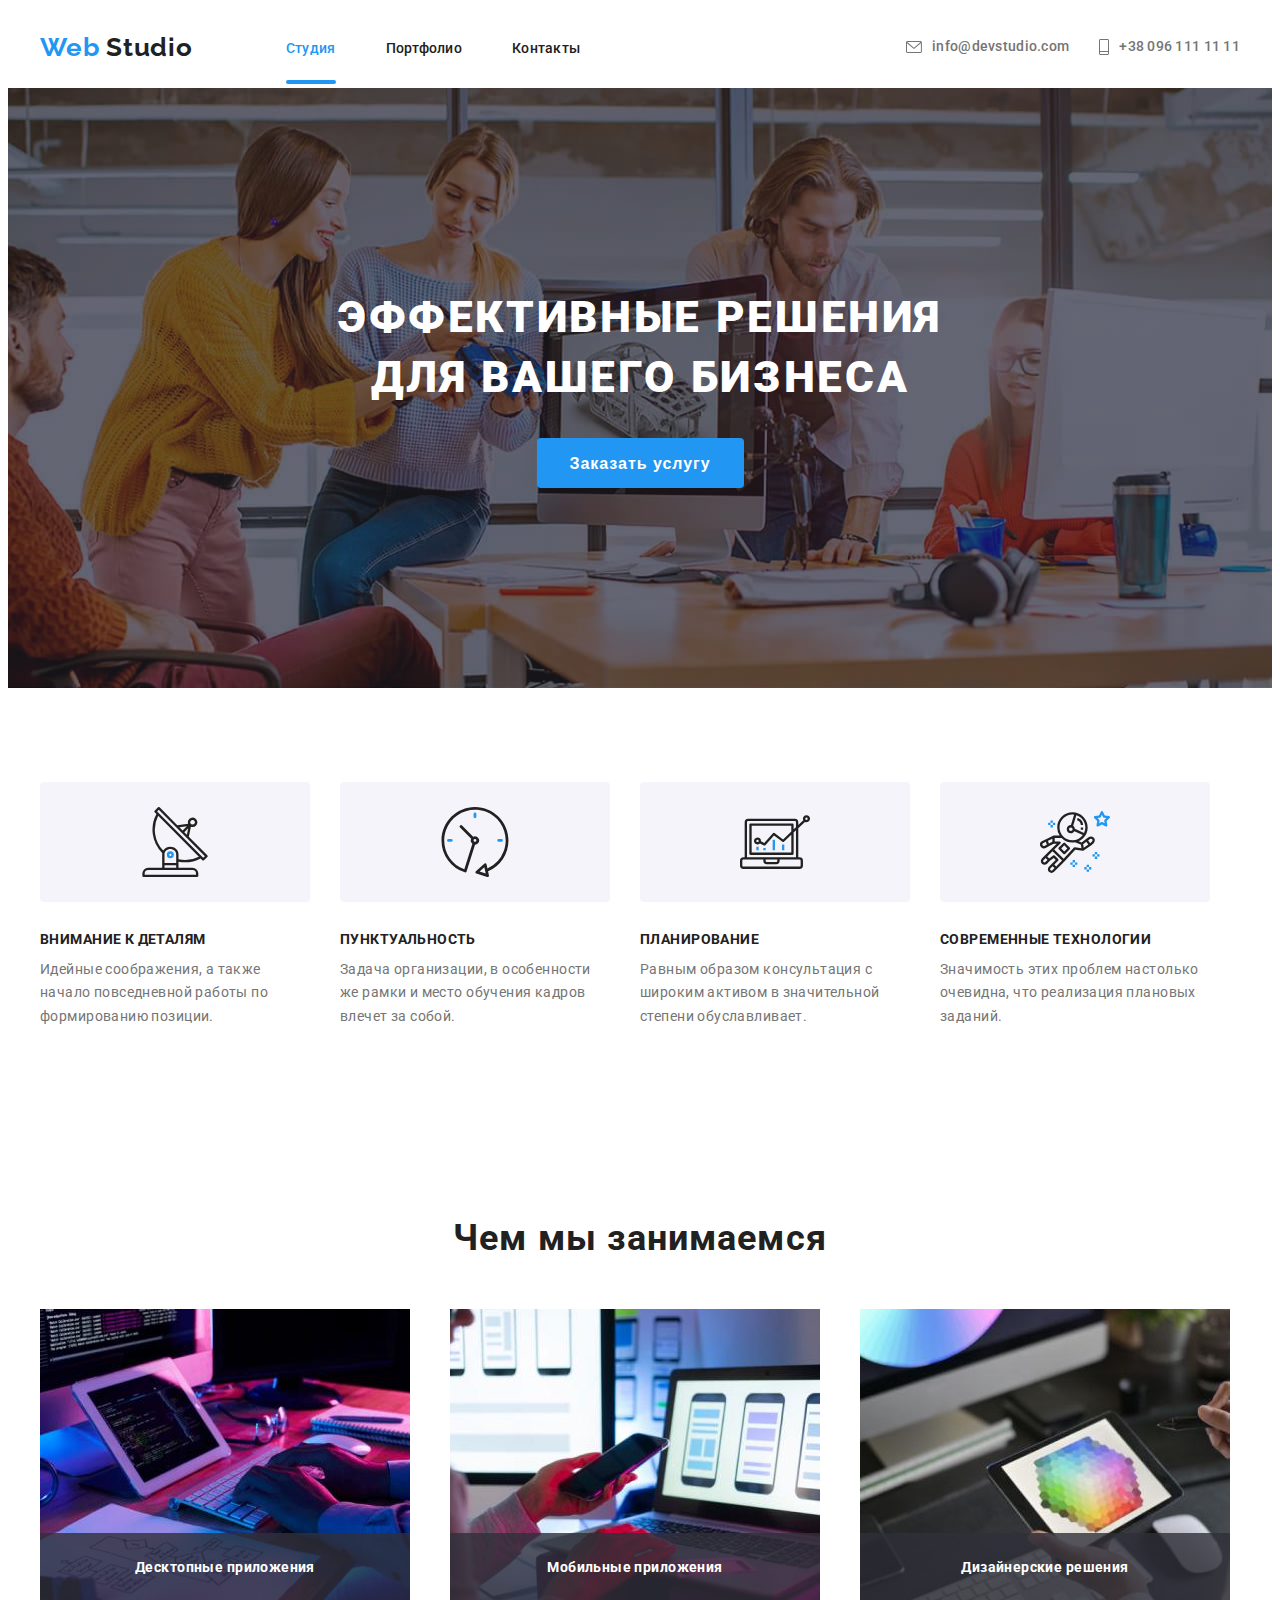
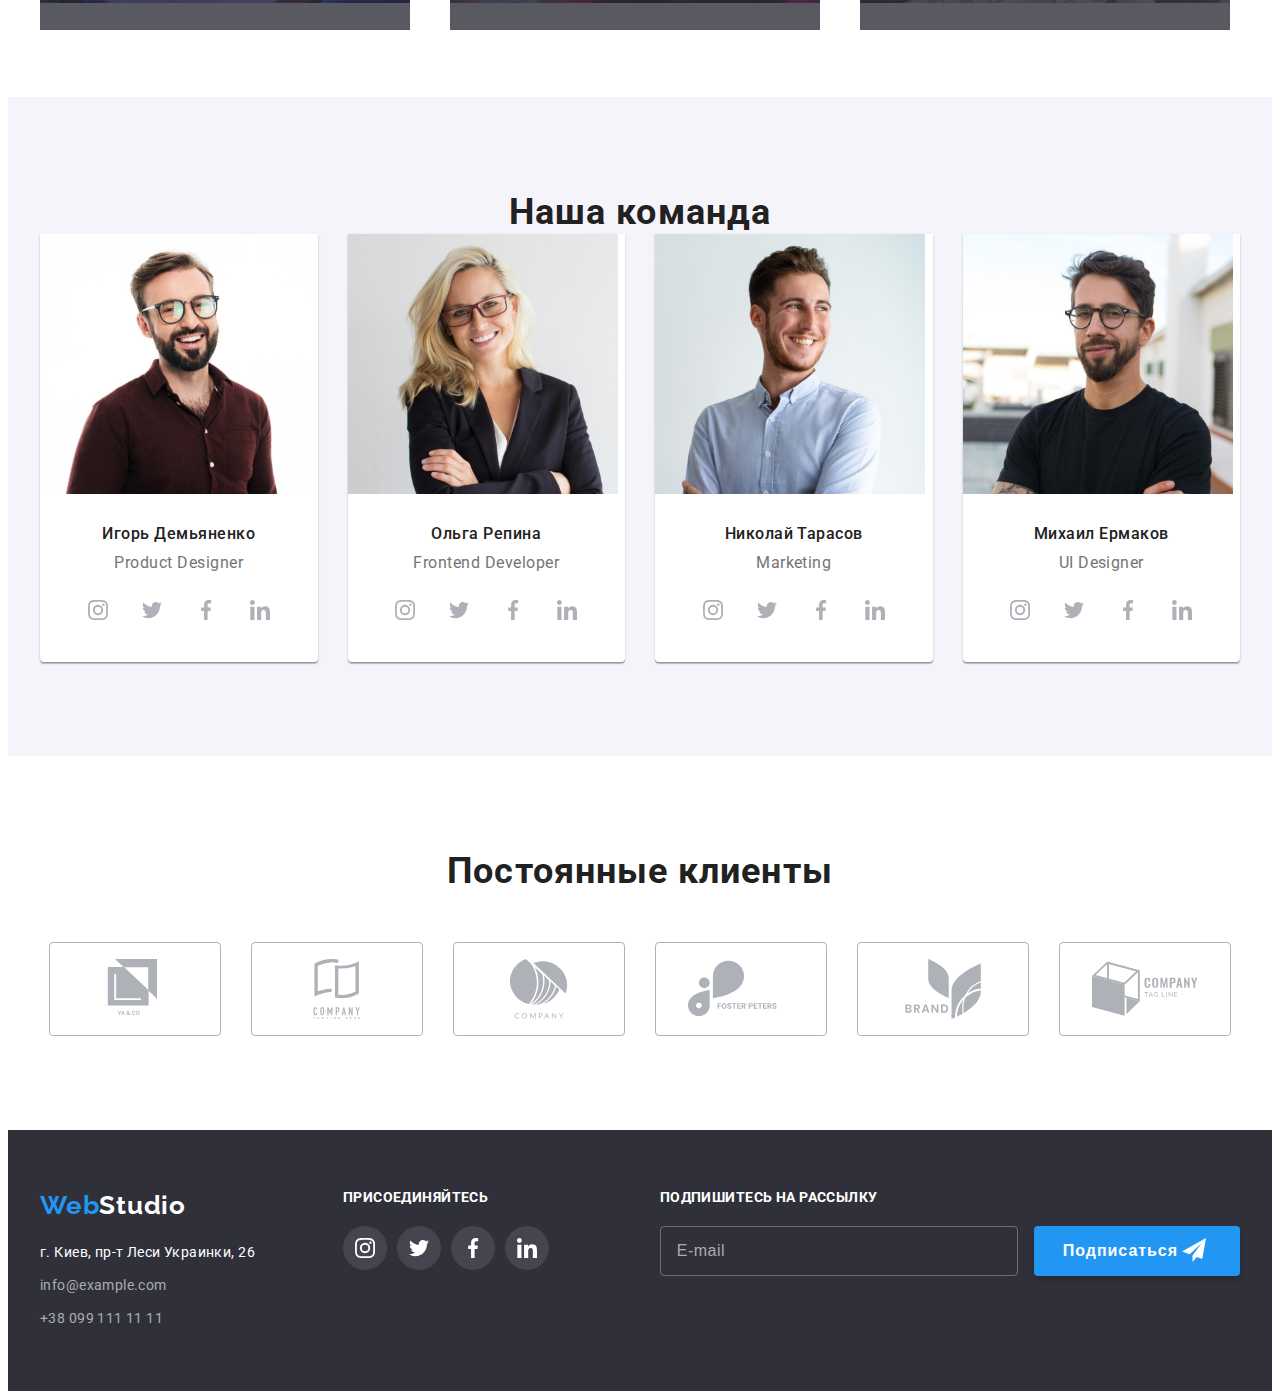
<file: index.html>
<!DOCTYPE html>
<html lang="ru">

<head>
    <meta charset="UTF-8">
    <meta http-equiv="X-UA-Compatible" content="IE=edge">
    <meta name="viewport" content="width=device-width, initial-scale=1.0">
    <title>WebStudio</title>
    <link rel="preconnect" href="https://fonts.googleapis.com">
    <link rel="preconnect" href="https://fonts.gstatic.com" crossorigin>
    <link href="https://fonts.googleapis.com/css2?family=Raleway:wght@700&family=Roboto:wght@400;500;700;900&display=swap"
        rel="stylesheet">
        <link rel="stylesheet" href="https://cdnjs.cloudflare.com/ajax/libs/modern-normalize/1.1.0/modern-normalize.min.css"
            integrity="sha512-wpPYUAdjBVSE4KJnH1VR1HeZfpl1ub8YT/NKx4PuQ5NmX2tKuGu6U/JRp5y+Y8XG2tV+wKQpNHVUX03MfMFn9Q=="
            crossorigin="anonymous" referrerpolicy="no-referrer" />
            <link rel="stylesheet" href="https://cdnjs.cloudflare.com/ajax/libs/animate.css/4.1.1/animate.min.css" />
    <link rel="stylesheet" href="./css/main.min.css">
</head>

<body>
    <header class="header">
        <div class="container header-container">            
        <a  class="logo logo__link link " href="./index.html">Web
            <span class="logo__title">Studio</span></a>
        <nav class="site-nav">
        <ul class="site-nav__list list">
                <li class="site-nav__item">
                    <a class="site-nav__link--current link current" href="" >Студия</a> 
                </li>
                <li class="site-nav__item">
                    <a class="site-nav__menu link" href="./portfolio.html" >Портфолио</a> 
                </li>
                <li class="site-nav__item">
                    <a class="site-nav__menu link" href="" >Контакты</a> </li>
            </ul>
        </nav>
        <ul class="list site-nav__connect">
            <li class="site-nav__info">
                <a class="site-nav__contact link site-nav__contacts site-nav__contacts--margin" href="mailto:info@devstudio.com" >
                    <svg class="site-nav__icon" width="16" height="12">
                        <use href="./images/sprite.svg#icon-envelope"></use>                        
                    </svg>
                    info@devstudio.com
                </a>
            </li>
            <li class="site-nav__info">                
                <a class="site-nav__contact link site-nav__contacts" href="tel:+380961111111" >
                    <svg class="site-nav__icon" width="10" height="16">
                        <use href="./images/sprite.svg#icon-cell"></use>
                    </svg>
                    +38 096 111 11 11</a>
            </li>
        </ul>
        </div>
            </header>
    <main>
        <section class="hero">
            <h1 class="hero-title">Эффективные решения <br> для вашего бизнеса</h1>
            <button type="button" class="hero-btn" data-modal-open>Заказать услугу</button>
        </section>
        <section class="features section">
            <div class="container">
            <h2 class="visually-hidden">Особенности</h2>
            <ul class="features-list list">
                <li class="features-item">
                    <div class="section-icons">
                    <svg class="features-icon" width="70px" height="70px">
                        <use href="./images/sprite.svg#icon-antenna"></use>
                    </svg> 
                    </div>
                    <h3 class="features-title">Внимание к деталям</h3>
                    <p class="features-text">Идейные соображения, а также начало повседневной работы по формированию позиции.</p>
                </li>
                <li class="features-item">
                    <div class="section-icons">
                    <svg class="features-icon" width="70" height="70">
                        <use href="./images/sprite.svg#icon-clock" ></use>
                    </svg>
                    </div>
                    <h3 class="features-title">Пунктуальность</h3>
                    <p class="features-text">Задача организации, в особенности же рамки и место обучения кадров влечет за собой.</p>
                </li>
                <li class="features-item">
                                        <div class="section-icons">
                    <svg class="features-icon" width="70" height="70">
                        <use href="./images/sprite.svg#icon-diagram"></use>
                    </svg>
                    </div>
                    <h3 class="features-title">Планирование</h3>
                    <p class="features-text">Равным образом консультация с широким активом в значительной степени обуславливает.</p>
                </li>
                <li class="features-item">
                                        <div class="section-icons">
                    <svg class="features-icon" width="70" height="70">
                        <use href="./images/sprite.svg#icon-astronaut" ></use>
                    </svg>
                    </div>
                    <h3 class="features-title">Современные технологии</h3>
                    <p class="features-text">Значимость этих проблем настолько очевидна, что реализация плановых заданий.</p>
                </li>
            </ul>
            </div>
        </section>
        <section class="work section">
            <div class="container">
            <h2 class="work-title">Чем мы занимаемся</h2>
            <ul class="work-list list">
                <li class="work-list-item">
                    <img src="./images/tablet.jpg" alt="ноутбук" width="370" height="295">
                    <p class="work-pictures-item">Десктопные приложения</p>
                </li>
                <li class="work-list-item">
                    <img src="./images/phone.jpg" alt="телефон ы ноутбук" width="370" height="295">
                    <p class="work-pictures-item">Мобильные приложения</p>
                </li>
                <li class="work-list-item">
                    <img src="./images/tabletstylus.jpg" alt="планшет з ручкою" width="370" height="295">
                    <p class="work-pictures-item">Дизайнерские решения</p>
                </li>
            </ul>
            </div>
        </section>
        <section class="team section">
            <div class="container">
                <h2 class="team-title">Наша команда</h2>
                <ul class="team-list list">
                    <li class="team-list-item">
                        <div class="team-card">
                            <img src="./images/productdesigner.jpg" alt="Игорь Демьяненко" width="270" height="260">
                            <div class="team-card-text">
                                <h3 class="team-item">Игорь Демьяненко</h3>
                                <p lang="en" class="team-text">Product Designer</p>
                                <ul class="social-list list">
                                    <li class="social-item">
                                        <a href="" class="social-link">
                                            <svg class="masters-social-icon" width="20px" height="20px">
                                                <use href="./images/sprite.svg#icon-instagram"></use>
                                            </svg>
                                        </a>
                                    </li>
                                    <li class="social-item">
                                        <a href="" class="social-link">
                                            <svg class="masters-social-icon" width="20px" height="20px">
                                                <use href="./images/sprite.svg#icon-twitter"></use>
                                            </svg>
                                        </a>
                                    </li>
                                    <li class="social-item">
                                        <a href="" class="social-link">
                                            <svg class="masters-social-icon" width="20px" height="20px">
                                                <use href="./images/sprite.svg#icon-facebook"></use>
                                            </svg>
                                        </a>
                                    </li>
                                    <li class="social-item">
                                        <a href="" class="social-link">
                                            <svg class="masters-social-icon" width="20px" height="20px">
                                                <use href="./images/sprite.svg#icon-linkedin"></use>
                                            </svg>
                                        </a>
                                    </li>
                                </ul>
                            </div>
                        </div>
                    </li>
                    <li class="team-list-item">
                        <div class="team-card">
                            <img src="./images/frontenddeveloper.jpg" alt="Ольга Репина" width="270" height="260">
        
                            <div class="team-card-text">
                                <h3 class="team-item">Ольга Репина</h3>
                                <p lang="en" class="team-text">Frontend Developer</p>
                                <ul class="social-list list">
                                    <li class="social-item">
                                        <a href="" class="social-link">
                                            <svg class="masters-social-icon" width="20px" height="20px">
                                                <use href="./images/sprite.svg#icon-instagram"></use>
                                            </svg>
                                        </a>
                                    </li>
                                    <li class="social-item">
                                        <a href="" class="social-link">
                                            <svg class="masters-social-icon" width="20px" height="20px">
                                                <use href="./images/sprite.svg#icon-twitter"></use>
                                            </svg>
                                        </a>
                                    </li>
                                    <li class="social-item">
                                        <a href="" class="social-link">
                                            <svg class="masters-social-icon" width="20px" height="20px">
                                                <use href="./images/sprite.svg#icon-facebook"></use>
                                            </svg>
                                        </a>
                                    </li>
                                    <li class="social-item">
                                        <a href="" class="social-link">
                                            <svg class="masters-social-icon" width="20px" height="20px">
                                                <use href="./images/sprite.svg#icon-linkedin"></use>
                                            </svg>
                                        </a>
                                    </li>
                                </ul>
                            </div>
                        </div>
                    </li>
                    <li class="team-list-item">
                        <div class="team-card">
                            <img src="./images/marketing.jpg" alt="Николай Тарасов" width="270" height="260">
        
                            <div class="team-card-text">
                                <h3 class="team-item">Николай Тарасов</h3>
                                <p lang="en" class="team-text">Marketing</p>
                                <ul class="social-list list">
                                    <li class="social-item">
                                        <a href="" class="social-link">
                                            <svg class="masters-social-icon" width="20px" height="20px">
                                                <use href="./images/sprite.svg#icon-instagram"></use>
                                            </svg>
                                        </a>
                                    </li>
                                    <li class="social-item">
                                        <a href="" class="social-link">
                                            <svg class="masters-social-icon" width="20px" height="20px">
                                                <use href="./images/sprite.svg#icon-twitter"></use>
                                            </svg>
                                        </a>
                                    </li>
                                    <li class="social-item">
                                        <a href="" class="social-link">
                                            <svg class="masters-social-icon" width="20px" height="20px">
                                                <use href="./images/sprite.svg#icon-facebook"></use>
                                            </svg>
                                        </a>
                                    </li>
                                    <li class="social-item">
                                        <a href="" class="social-link">
                                            <svg class="masters-social-icon" width="20px" height="20px">
                                                <use href="./images/sprite.svg#icon-linkedin"></use>
                                            </svg>
                                        </a>
                                    </li>
                                </ul>
                            </div>
                        </div>
                    </li>
                    <li class="team-list-item">
                        <div class="team-card">
                            <img src="./images/uldesigner.jpg" alt="Михаил Ермаков" width="270" height="260">
        
                            <div class="team-card-text">
                                <h3 class="team-item">Михаил Ермаков</h3>
                                <p lang="en" class="team-text">UI Designer</p>
                                <ul class="social-list list">
                                    <li class="social-item">
                                        <a href="" class="social-link">
                                            <svg class="masters-social-icon" width="20px" height="20px">
                                                <use href="./images/sprite.svg#icon-instagram"></use>
                                            </svg>
                                        </a>
                                    </li>
                                    <li class="social-item">
                                        <a href="" class="social-link">
                                            <svg class="masters-social-icon" width="20px" height="20px">
                                                <use href="./images/sprite.svg#icon-twitter"></use>
                                            </svg>
                                        </a>
                                    </li>
                                    <li class="social-item">
                                        <a href="" class="social-link">
                                            <svg class="masters-social-icon" width="20px" height="20px">
                                                <use href="./images/sprite.svg#icon-facebook"></use>
                                            </svg>
                                        </a>
                                    </li>
                                    <li class="social-item">
                                        <a href="" class="social-link">
                                            <svg class="masters-social-icon" width="20px" height="20px">
                                                <use href="./images/sprite.svg#icon-linkedin"></use>
                                            </svg>
                                        </a>
                                    </li>
                                </ul>
                            </div>
                        </div>
                    </li>
                </ul>
            </div>
        </section>

        <section class="section container">
            <h2 class="clients-title">Постоянные клиенты</h2>
            <ul class="client-list list">
                <li class="client-item">
                    <a href="" class="client-link link">
                        <svg class="client-icon"  width="106" height="60">
                            <use href="./images/sprite.svg#icon-logo-one"></use>
                        </svg>
                    </a>
                </li>
                <li class="client-item">
                    <a href="" class="client-link link">
                        <svg class="client-icon"  width="106" height="60">
                            <use href="./images/sprite.svg#icon-logo-two"></use>
                        </svg>
                    </a>
                </li>
                <li class="client-item">
                    <a href="" class="client-link link">
                        <svg class="client-icon" width="106" height="60">
                            <use href="./images/sprite.svg#icon-logo-three"></use>
                        </svg>
                    </a>
                </li>
                <li class="client-item">
                    <a href="" class="client-link link">
                        <svg class="client-icon"  width="106" height="60">
                            <use href="./images/sprite.svg#icon-logo-four"></use>
                        </svg>
                    </a>
                </li>
                <li class="client-item">
                    <a href="" class="client-link link">
                        <svg class="client-icon"  width="106" height="60">
                            <use href="./images/sprite.svg#icon-logo-five"></use>
                        </svg>
                    </a>
                </li>
                <li class="client-item">
                    <a href="" class="client-link link">
                        <svg class="client-icon"  width="106" height="60">
                            <use href="./images/sprite.svg#icon-logo-six"></use>
                        </svg>
                    </a>
                </li>
            </ul>
        </section>
    </main>
    <footer class="footer">
        <div class="container footer-container">
            <div class="footer-list">
        <a class="logo link logo__link--inverse" href="/">Web<span class="logo__title--inverse">Studio</span></a>
                <address class="footer-list-contact">
                    <ul class="list footer-contacts">
                        <li class="address-contacts">
                            <a class="footer-list-contact link" href="">г. Киев, пр-т Леси Украинки, 26</a>                            
                        </li>
                        <li class="address-contacts">
                            <a class="address-contact link" href="mailto:info@example.com">info@example.com</a>
                        </li>
                        <li class="address-contacts">
                            <a class="address-contact link" href="tel:+380991111111">+38 099 111 11 11</a></li>
                    </ul>
                </address>
                </div>
        <div class="join">
            <h3 class="join-title">присоединяйтесь</h3>
            <ul class="social-list list">
                <li class="social-item">
                    <a href="" class="social-link join-social-link">
                        <svg class="join-social-icon" width="20px" height="20px">
                            <use href="./images/sprite.svg#icon-instagram"></use>
                        </svg>
                    </a>
                </li>
                <li class="social-item">
                    <a href="" class="social-link join-social-link">
                        <svg class="join-social-icon" width="20px" height="20px">
                            <use href="./images/sprite.svg#icon-twitter"></use>
                        </svg>
                    </a>
                </li>
                <li class="social-item">
                    <a href="" class="social-link join-social-link">
                        <svg class="join-social-icon" width="20px" height="20px">
                            <use href="./images/sprite.svg#icon-facebook"></use>
                        </svg>
                    </a>
                </li>
                <li class="social-item">
                    <a href="" class="social-link join-social-link">
                        <svg class="join-social-icon" width="20px" height="20px">
                            <use href="./images/sprite.svg#icon-linkedin"></use>
                        </svg>
                    </a>
                </li>
            </ul>
        </div>
        <form action="#" class="footer-form">
            <h3 class="footer-form-title">Подпишитесь на рассылку</h3>
            <span class="footer-form-connect">
            <label>
                <input type="email" class="footer-form-mail" placeholder="E-mail">
            </label>
                <button class="footer-form-btn" type="submit">Подписаться
                    <svg class="footer-form-icon" width="24px" height="24px">
                        <use href="./images/sprite.svg#icon-icon-send-1"></use>
                    </svg>
                </button>          
        </span>
        </form>
        </div>
    </footer>


    
    <div class="backdrop is-hidden" data-modal>
        <div class="modal">
            <button class="modal-btn" type="button" data-modal-close>
                <svg class="modal-icon" width="18" height="18">
                    <use href="./images/sprite.svg#icon-close"></use>
                </svg>
            </button>
            <form action="#" class="modal-form">
                <p class="modal-form-text">Оставьте свои данные, мы вам перезвоним</p>            
            <label class="modal-form-title">Имя
                <span class="modal-form-wrapper">
                <input type="text" class="modal-form-input" 
                name="user-name" 
                minlength="2" 
                pattern="[a-zA-Zа-яёА-ЯЁ]+" 
                title="Имя должно содержать символы кирилицы"
                required
                /> 
                    <svg class="modal-form-icon" width="18px" height="18px">
                        <use href="./images/sprite.svg#icon-person"></use>
                    </svg>
                    </span>
            </label>
            <label class="modal-form-title">Телефон
                <span class="modal-form-wrapper">
                <input type="tel" class="modal-form-input" name="user-phone" 
                pattern="[0-9]{3}-[0-9]{3}-[0-9]{2}-[0-9]{2}"
                title="099-067-99-99"
                required
                /> 
                    <svg class="modal-form-icon" width="18px" height="18px">
                        <use href="./images/sprite.svg#icon-phone"></use>
                    </svg>
                    </span>
            </label>
            <label class="modal-form-title">Почта
                <span class="modal-form-wrapper">
                <input type="email" class="modal-form-input" name="user-mail" 
                pattern="[a-zA-z]"
                title="exsample@ukr.net"
                /> 
                    <svg class="modal-form-icon" width="18px" height="18px">
                        <use href="./images/sprite.svg#icon-email"></use>
                    </svg>
                    </span>
            </label>
            <label class="modal-form-title modal-title-comment">Комментарий
                <textarea class="modal-form-massage" name="user-massage" placeholder="Введите текст"></textarea>
            </label>

<div class="checkbox">          
            <input type="checkbox" id="accept-privat" required class="modal-form-checkbox visually-hidden">
            <label for="accept-privat" class="modal-form-checkbox-lable">Соглашаюсь с рассылкой и принимаю&nbsp; 
                <a href="#" class="modal-form-link link">Условия договора</a></label>
            </div>

            <button class="modal-form-btn" type="submit">Отправить</button>
            </form>
        </div>        
    </div>  
    <script src="./js/modal.js"></script>
</body>
</html>
</file>
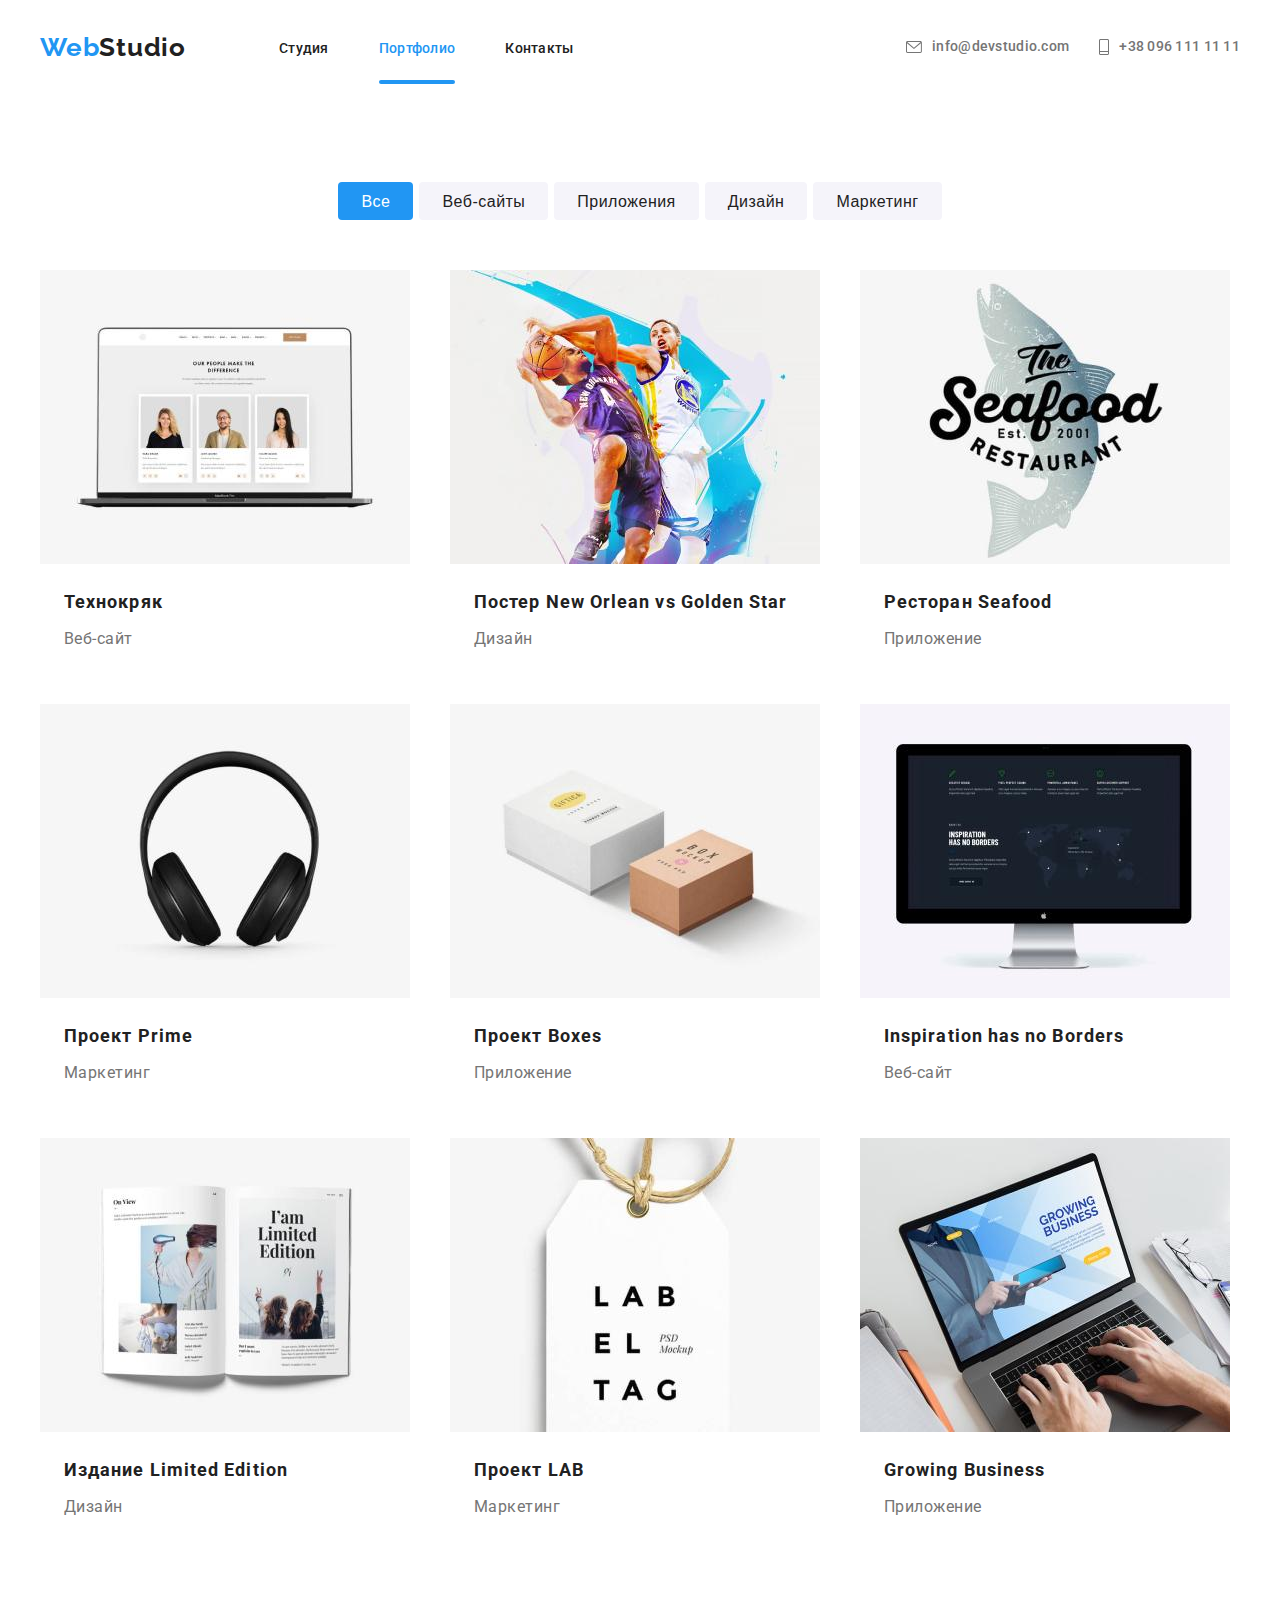
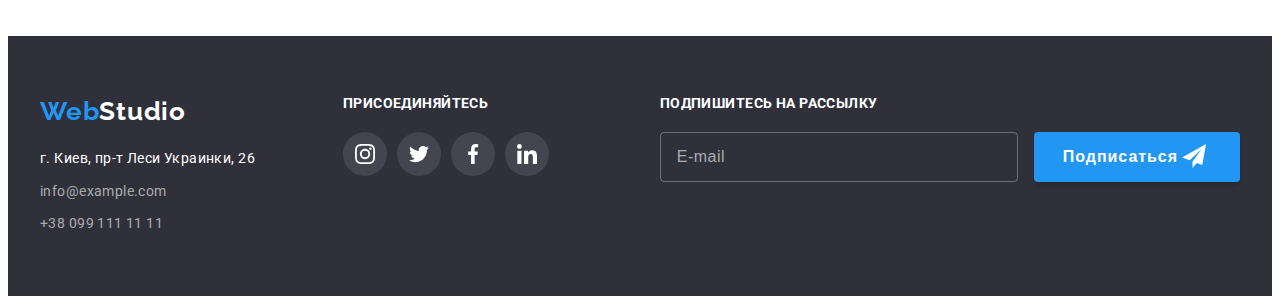
<file: portfolio.html>
<!DOCTYPE html>
<html lang="en">
<head>
    <meta charset="UTF-8">
    <meta http-equiv="X-UA-Compatible" content="IE=edge">
    <meta name="viewport" content="width=device-width, initial-scale=1.0">
        <title>Portfolio</title>
        <link rel="preconnect" href="https://fonts.googleapis.com">
        <link rel="preconnect" href="https://fonts.gstatic.com" crossorigin>
        <link href="https://fonts.googleapis.com/css2?family=Raleway:wght@700&family=Roboto:wght@400;500;700&display=swap"
            rel="stylesheet">
            <link rel="stylesheet" href="https://cdnjs.cloudflare.com/ajax/libs/modern-normalize/1.1.0/modern-normalize.min.css"
                integrity="sha512-wpPYUAdjBVSE4KJnH1VR1HeZfpl1ub8YT/NKx4PuQ5NmX2tKuGu6U/JRp5y+Y8XG2tV+wKQpNHVUX03MfMFn9Q=="
                crossorigin="anonymous" referrerpolicy="no-referrer" />
    <link rel="stylesheet" href="./css/main.min.css">
</head>
<body>
    <header class="header">
    <div class="container header-container">
        
        <a class="logo link logo__link" href="./index.html">Web<span class="logo__title">Studio</span></a>
        <nav class="site-nav">
        <ul class="site-nav__list list">
                <li class="site-nav__item">
                    <a class="site-nav__menu link" href="./index.html">Студия</a>
                </li>
                <li class="site-nav__item">
                    <a class="link site-nav__link--current current" href="./portfolio.html">Портфолио</a>
                </li>
                <li class="site-nav__item">
                    <a class="site-nav__menu link" href="">Контакты</a>
                </li>
            </ul>
        </nav>
        <ul class="list site-nav__connect">
            <li class="site-nav__info">
                <a class="site-nav__contact link site-nav__contacts site-nav__contacts--margin" href="mailto:info@devstudio.com">
                    <svg class="site-nav__icon" width="16" height="12">
                        <use href="./images/sprite.svg#icon-envelope"></use>
                    </svg>
                    info@devstudio.com
                </a>
            </li>
            <li class="site-nav__info">
                <a class="site-nav__contact link site-nav__contacts" href="tel:+380961111111">
                    <svg class="site-nav__icon" width="10" height="16">
                        <use href="./images/sprite.svg#icon-cell"></use>
                    </svg>
                    +38 096 111 11 11</a>
            </li>
        </ul>
        </div>
    </header>
    <main>
        <section class="section">
            <div class="container">
<h1 class="visually-hidden">Нашы услуги</h1>
<ul class="list portfolio-nav">
        <li class="portfolio-nav-item"><button class="portfolio-btn btn-current" type="button">Все</button></li>
    <li class="portfolio-nav-item"><button class="portfolio-btn" type="button">Веб-сайты</button></li>
    <li class="portfolio-nav-item"><button class="portfolio-btn" type="button">Приложения</button></li>
    <li class="portfolio-nav-item"><button class="portfolio-btn" type="button">Дизайн</button></li>
    <li class="portfolio-nav-item"><button class="portfolio-btn" type="button">Маркетинг</button></li>
</ul>
</div>
<h2 class="visually-hidden">Нашы работи</h2>
<div class="container">
            <ul class="project-list list">
                <li class="project-list-item">
                    <div class="project-card">
<div class="projects-pictures-wrapper">
<img src="./images/technocrack.jpg" alt="Открытый веб-сайт" width="370" height="295">
<p class="project-pictures-item">Технокряк это современная площадка распространения коронавируса. Компании используют
    эту платформу для цифрового
    шпионажа и атак на защищённые сервера конкурентов.</p>
</div>                        
                    <div class="project-card-text">
                        <h3 class="project-title">Технокряк</h3>
                    <p class="project-text">Веб-сайт</p>
                    </div>
                    </div>
                </li>
                <li class="project-list-item">
                    <div class="project-card">
                        <div class="projects-pictures-wrapper">
                            <img src="./images/neworlan.jpg" alt="Два баскетболиста" width="370" height="295">
                            <p class="project-pictures-item"></p>
                        </div>                    
                    <div class="project-card-text">
                        <h3 class="project-title">Постер <span lang="en">New Orlean vs Golden Star</span></h3>
                    <p class="project-text">Дизайн</p>
                    </div>
                    </div>
                </li>    
                <li class="project-list-item">
                    <div class="project-card">
                        <div class="projects-pictures-wrapper">
                            <img src="./images/seafood.jpg" alt="Логотип ресторану Seafood" width="370" height="295">
                            <p class="project-pictures-item"></p>
                        </div>
                    <div class="project-card-text">
                        <h3 class="project-title">Ресторан <span lang="en">Seafood</span></h3>
                    <p class="project-text">Приложение</p>
                    </div>
                    </div>
                </li>
                <li class="project-list-item">
                    <div class="project-card">
                        <div class="projects-pictures-wrapper">
                            <img src="./images/prime.jpg" alt="Наушники" width="370" height="295">
                            <p class="project-pictures-item"></p>
                        </div>
                    <div class="project-card-text">
                        <h3 class="project-title">Проект <span lang="en">Prime</span></h3>
                    <p class="project-text">Маркетинг</p>
                    </div>
                </div>
                </li>
                <li class="project-list-item">
                    <div class="project-card">
                        <div class="projects-pictures-wrapper">
                            <img src="./images/boxes.jpg" alt="Две коробки" width="370" height="295">
                            <p class="project-pictures-item"></p>
                        </div>
                    <div class="project-card-text">
                        <h3 class="project-title">Проект <span lang="en">Boxes</span></h3>
                    <p class="project-text">Приложение</p>
                    </div>
                </div>
                </li>
                <li class="project-list-item">
                    <div class="project-card">
                        <div class="projects-pictures-wrapper">
                            <img src="./images/borders.jpg" alt="Монитор" width="370" height="295">
                            <p class="project-pictures-item"></p>
                        </div>
                    <div class="project-card-text">
                        <h3 class="project-title" lang="en">Inspiration has no Borders</h3>
                    <p class="project-text">Веб-сайт</p>
                    </div>
                </div>
                </li>
                <li class="project-list-item">
                    <div class="project-card">
                        <div class="projects-pictures-wrapper">
                            <img src="./images/limitededition.jpg" alt="Журнал издательства" width="370" height="295">
                            <p class="project-pictures-item"></p>
                        </div>
                    <div class="project-card-text">
                        <h3 class="project-title">Издание <span lang="en">Limited Edition</span></h3>
                    <p class="project-text">Дизайн</p>
                    </div>
                </div>
                </li>
                <li class="project-list-item">
                    <div class="project-card">
                        <div class="projects-pictures-wrapper">
                            <img src="./images/lab.jpg" alt="Жетон" width="370" height="295">
                            <p class="project-pictures-item"></p>
                        </div>
                    <div class="project-card-text">
                        <h3 class="project-title">Проект LAB</h3>
                    <p class="project-text">Маркетинг</p>
                    </div>
                </div>
                </li>
                <li class="project-list-item">
                    <div class="project-card">
                        <div class="projects-pictures-wrapper">
                            <img src="./images/business.jpg" alt="Ноутбук" width="370" height="295">
                            <p class="project-pictures-item"></p>
                        </div>
                    <div class="project-card-text">
                        <h3 class="project-title" lang="en">Growing Business</h3>
                    <p class="project-text">Приложение</p>
                    </div>
                </div>
                </li>
            </ul>
            </div>
        </section>
    </main>
    <footer class="footer">
        <div class="container footer-container">
            <div class="footer-list">
                <a class="logo link logo__link--inverse" href="/">Web<span class="logo__title--inverse">Studio</span></a>
                <address class="footer-list-contact">
                    <ul class="list footer-contacts">
                        <li class="address-contacts">
                            <a class="footer-list-contact link" href="">г. Киев, пр-т Леси Украинки, 26</a>
                        </li>
                        <li class="address-contacts">
                            <a class="address-contact link" href="mailto:info@example.com">info@example.com</a>
                        </li>
                        <li class="address-contacts">
                            <a class="address-contact link" href="tel:+380991111111">+38 099 111 11 11</a>
                        </li>
                    </ul>
                </address>
            </div>
            <div class="join">
                <h3 class="join-title">присоединяйтесь</h3>
                <ul class="social-list list">
                    <li class="social-item">
                        <a href="" class="social-link join-social-link">
                            <svg class="join-social-icon" width="20px" height="20px">
                                <use href="./images/sprite.svg#icon-instagram"></use>
                            </svg>
                        </a>
                    </li>
                    <li class="social-item">
                        <a href="" class="social-link join-social-link">
                            <svg class="join-social-icon" width="20px" height="20px">
                                <use href="./images/sprite.svg#icon-twitter"></use>
                            </svg>
                        </a>
                    </li>
                    <li class="social-item">
                        <a href="" class="social-link join-social-link">
                            <svg class="join-social-icon" width="20px" height="20px">
                                <use href="./images/sprite.svg#icon-facebook"></use>
                            </svg>
                        </a>
                    </li>
                    <li class="social-item">
                        <a href="" class="social-link join-social-link">
                            <svg class="join-social-icon" width="20px" height="20px">
                                <use href="./images/sprite.svg#icon-linkedin"></use>
                            </svg>
                        </a>
                    </li>
                </ul>
            </div>
            <form action="#" class="footer-form">
                <h3 class="footer-form-title">Подпишитесь на рассылку</h3>
                <span class="footer-form-connect">
                    <label>
                        <input type="email" class="footer-form-mail" placeholder="E-mail">
                    </label>
                        <button class="footer-form-btn" type="submit">Подписаться
                            <svg class="footer-form-icon" width="24px" height="24px">
                                <use href="./images/sprite.svg#icon-icon-send-1"></use>
                            </svg>
                        </button>
                </span>
            </form>
        </div>
    </footer>
</body>
</html>
</file>
<file: css/main.min.css>
:root{--primary-text-color: #757575;--title-text-color: #212121;--accent-color: #2196f3;--header-text-color: #ffffff;--primary-background-color: #e5e5e5;--second-background-color: #2f303a;--third-background-color: #f5f4fa;--card-set-gap: 30px;--animation-pr: 250ms cubic-bezier(0.4, 0, 0.2, 1)}.visually-hidden{position:absolute;white-space:nowrap;width:1px;height:1px;overflow:hidden;border:0;padding:0;clip:rect(0 0 0 0);-webkit-clip-path:inset(50%);clip-path:inset(50%);margin:-1px}body{font-family:"Roboto", sans-serif;background-color:var(primary-background-color);color:var(--title-text-color)}p,h1,h2,h3,h3,h4,h5,h6{margin:0}ul{margin:0;padding:0}.list{list-style:none}.link{text-decoration:none}button{cursor:pointer}img{display:block;max-width:100%;height:auto}.container{width:1200px;padding-right:15px;padding-left:15px;margin:0 auto}.section{padding-top:94px;padding-bottom:94px}.logo{font-family:Raleway;font-weight:700;font-size:26px;line-height:1.19;letter-spacing:0.03em;color:var(--accent-color)}.logo__title{color:var(--title-text-color);-webkit-transition:color 250ms cubic-bezier(0.4, 0, 0.2, 1);transition:color 250ms cubic-bezier(0.4, 0, 0.2, 1)}.logo__title:hover,.logo__title:focus{color:var(--accent-color)}.logo__title--inverse{color:var(--header-text-color);-webkit-transition:color var(--animation-pr);transition:color var(--animation-pr)}.logo__title--inverse:hover,.logo__title--inverse:focus{color:var(--accent-color)}.logo__link{margin-right:93px}.logo__link--inverse{display:-webkit-box;display:-ms-flexbox;display:flex;margin-bottom:20px}.site-nav__link--current{font-weight:500;font-size:14px;line-height:1.14;letter-spacing:0.02em;color:var(--accent-color);position:relative}.site-nav__link--current.current::after{content:"";width:100%;position:absolute;height:4px;border-radius:2px;background-color:var(--accent-color);display:block;bottom:-28px}.work-title,.team-title{font-weight:700;font-size:36px;line-height:1.17;text-align:center;letter-spacing:0.03em;color:var(--title-text-color)}.hero-btn{min-width:200px;height:50px;padding:10px 32px;border:1px solid transparent;border-radius:4px;font-weight:700;font-size:16px;line-height:1.87;letter-spacing:0.06em;color:var(--header-text-color);background-color:var(--accent-color);-webkit-transition:background-color var(--animation-pr);transition:background-color var(--animation-pr)}.hero-btn:hover,.hero-btn:focus{background-color:#188ce8}.social-link{width:100%;height:100%;border-radius:50%;display:-webkit-box;display:-ms-flexbox;display:flex;-webkit-box-align:center;-ms-flex-align:center;align-items:center;-webkit-box-pack:center;-ms-flex-pack:center;justify-content:center;-webkit-transition:background-color var(--animation-pr),fill var(--animation-pr);transition:background-color var(--animation-pr),fill var(--animation-pr)}.social-link:hover,.social-link:focus{background-color:var(--accent-color)}.social-link:hover .masters-social-icon,.social-link:focus .masters-social-icon{fill:#ffffff}.social-list{display:-webkit-box;display:-ms-flexbox;display:flex;-webkit-box-pack:center;-ms-flex-pack:center;justify-content:center}.social-item{width:44px;height:44px}.social-item:not(:last-child){margin-right:10px}.backdrop{width:100vw;height:100vh;background-color:rgba(0,0,0,0.2);position:fixed;top:0;-webkit-transition:opacity 250ms linear, visibility 250ms linear;transition:opacity 250ms linear, visibility 250ms linear}.backdrop.is-hidden{visibility:hidden;opacity:0;pointer-events:none}.modal{position:absolute;width:528px;min-height:581px;padding:40px;background-color:var(--header-text-color);top:50%;left:50%;-webkit-transform:translate(-50%, -50%);transform:translate(-50%, -50%)}.modal-icon{fill:currentColor}.modal-btn{border:1px solid rgba(0,0,0,0.1);border-radius:50px;background-color:transparent;width:30px;height:30px;position:absolute;top:8px;right:8px;display:-webkit-box;display:-ms-flexbox;display:flex;-webkit-box-align:center;-ms-flex-align:center;align-items:center;-webkit-box-pack:center;-ms-flex-pack:center;justify-content:center;-webkit-transition:background-color var(--animation-pr);transition:background-color var(--animation-pr)}.modal-btn:hover,.modal-btn:focus{color:var(--accent-color)}.modal-form-text{font-weight:700;font-size:20px;line-height:1.15;text-align:center;letter-spacing:0.03em;color:var(--title-text-color);margin-bottom:12px}.modal-form{display:-webkit-box;display:-ms-flexbox;display:flex;-webkit-box-orient:vertical;-webkit-box-direction:normal;-ms-flex-direction:column;flex-direction:column;width:100%}.modal-form-title{font-weight:400;font-size:12px;line-height:1.17;letter-spacing:0.01em;color:var(--primary-text-color);margin-bottom:10px}.modal-title-comment{margin-bottom:20px}.modal-form-wrapper{margin-top:4px;position:relative;display:block}.modal-form-input{width:100%;height:40px;padding-left:40px;border:1px solid rgba(33,33,33,0.2);border-radius:4px;-webkit-transition:border-color var(--animation-pr);transition:border-color var(--animation-pr)}.modal-form-input:focus{outline:none;border-color:var(--accent-color)}.modal-form-massage{width:100%;height:120px;margin-top:4px;padding:15px 16px;border:1px solid rgba(33,33,33,0.2);border-radius:4px;resize:none;-webkit-transition:border-color var(--animation-pr);transition:border-color var(--animation-pr)}.modal-form-massage::-webkit-input-placeholder{font-weight:400;font-size:12px;line-height:1.17;letter-spacing:0.01em;color:rgba(117,117,117,0.5)}.modal-form-massage:-ms-input-placeholder{font-weight:400;font-size:12px;line-height:1.17;letter-spacing:0.01em;color:rgba(117,117,117,0.5)}.modal-form-massage::-ms-input-placeholder{font-weight:400;font-size:12px;line-height:1.17;letter-spacing:0.01em;color:rgba(117,117,117,0.5)}.modal-form-massage::placeholder{font-weight:400;font-size:12px;line-height:1.17;letter-spacing:0.01em;color:rgba(117,117,117,0.5)}.modal-form-massage:focus{outline:none;border-color:var(--accent-color)}.modal-form-icon{position:absolute;top:50%;left:16px;-webkit-transform:translateY(-50%);transform:translateY(-50%);-webkit-transition:fill var(--animation-pr);transition:fill var(--animation-pr)}.modal-form-input:focus+.modal-form-icon{fill:var(--accent-color)}.modal-form-checkbox-lable{display:-webkit-box;display:-ms-flexbox;display:flex;-webkit-box-align:center;-ms-flex-align:center;align-items:center;-webkit-box-pack:center;-ms-flex-pack:center;justify-content:center;font-weight:400;font-size:14px;line-height:1.71;letter-spacing:0.03em;color:var(--primary-text-color);margin-bottom:30px}.modal-form-checkbox-lable::before{display:block;content:"";width:15px;height:15px;margin-right:7px;border:1px solid var(--title-text-color);border-radius:2px;cursor:pointer;-webkit-transition:background-color var(--animation-pr);transition:background-color var(--animation-pr)}.modal-form-checkbox:checked+.modal-form-checkbox-lable::before{border:var(--accent-color);background-image:url(../images/icon-chec.svg);background-color:var(--accent-color);background-repeat:no-repeat;background-size:contain;background-position:center;background-origin:border-box}.modal-form-checkbox:focus+.modal-form-checkbox-lable::before{outline:1px solid var(--accent-color)}.modal-form-link{font-weight:normal;font-size:14px;line-height:1.71;letter-spacing:0.03em;-webkit-text-decoration-line:underline;text-decoration-line:underline;color:var(--accent-color)}.modal-form-btn{min-width:200px;height:50px;font-weight:700;font-size:16px;line-height:1.87;letter-spacing:0.06em;color:var(--header-text-color);padding:10px 55px;background-color:var(--accent-color);-webkit-box-shadow:0px 4px 4px rgba(0,0,0,0.15);box-shadow:0px 4px 4px rgba(0,0,0,0.15);border-radius:4px;border:transparent;-ms-flex-item-align:center;-ms-grid-row-align:center;align-self:center}.modal-form-btn:hover,.modal-form-btn:focus{background-color:#188ce8}.header{background-color:#ffffff;padding-top:24px;padding-bottom:25px}.header-container{display:-webkit-box;display:-ms-flexbox;display:flex;-webkit-box-align:center;-ms-flex-align:center;align-items:center}.site-nav{display:-webkit-box;display:-ms-flexbox;display:flex}.site-nav__list{display:-webkit-box;display:-ms-flexbox;display:flex;-webkit-box-align:center;-ms-flex-align:center;align-items:center}.site-nav__item:not(:last-child){margin-right:50px}.site-nav__connect{display:-webkit-box;display:-ms-flexbox;display:flex;-webkit-box-pack:center;-ms-flex-pack:center;justify-content:center;-webkit-box-align:center;-ms-flex-align:center;align-items:center;margin-left:auto}.site-nav__contacts{-webkit-box-pack:center;-ms-flex-pack:center;justify-content:center;-webkit-box-align:center;-ms-flex-align:center;align-items:center}.site-nav__contacts--margin{margin-right:30px}.site-nav__icon{fill:var(--primary-text-color);margin-right:10px}.site-nav__menu{font-weight:500;font-size:14px;line-height:1.14;letter-spacing:0.02em;color:var(--title-text-color);-webkit-transition:color var(--animation-pr);transition:color var(--animation-pr)}.site-nav__menu:hover,.site-nav__menu:focus{color:var(--accent-color)}.site-nav__contact{display:-webkit-box;display:-ms-flexbox;display:flex;-webkit-box-align:center;-ms-flex-align:center;align-items:center;-webkit-box-pack:center;-ms-flex-pack:center;justify-content:center;font-weight:500;font-size:14px;line-height:1.14;letter-spacing:0.02em;color:var(--primary-text-color);-webkit-transition:color var(--animation-pr),fill var(--animation-pr);transition:color var(--animation-pr),fill var(--animation-pr)}.site-nav__contact:hover,.site-nav__contact:focus{color:var(--accent-color)}.site-nav__contact:hover .mail-icon,.site-nav__contact:focus .mail-icon{fill:var(--accent-color)}.hero{background-color:var(--second-background-color)}.hero-title{margin-bottom:30px;font-weight:900;font-size:44px;line-height:1.36;letter-spacing:0.06em;text-transform:uppercase;color:var(--header-text-color)}.hero{padding-top:200px;padding-bottom:200px;text-align:center;background-color:#c4c4c4;background-image:-webkit-gradient(linear, left top, left bottom, from(rgba(47,48,58,0.4)), to(rgba(47,48,58,0.4))),url(../images/hero-bg.jpg);background-image:linear-gradient(rgba(47,48,58,0.4), rgba(47,48,58,0.4)),url(../images/hero-bg.jpg);background-repeat:no-repeat;background-size:cover;background-position:center;max-width:1600px;margin:0 auto}.features-list{display:-webkit-box;display:-ms-flexbox;display:flex}.features-item{width:270px}.features-item:not(:last-child){margin-right:var(--card-set-gap)}.section-icons{width:270px;height:120px;background-color:#f5f4fa;border-radius:4px;margin-bottom:30px;display:-webkit-box;display:-ms-flexbox;display:flex;-webkit-box-pack:center;-ms-flex-pack:center;justify-content:center;-webkit-box-align:center;-ms-flex-align:center;align-items:center}.features-title{margin-bottom:10px;font-weight:700;font-size:14px;line-height:1.14;letter-spacing:0.03em;text-transform:uppercase;color:var(--title-text-color)}.features-text{font-size:14px;line-height:1.71;letter-spacing:0.03em;color:var(--primary-text-color)}.work-title{margin-bottom:50px}.work-list{display:-webkit-box;display:-ms-flexbox;display:flex;margin-right:calc(-1 * var(--card-set-gap))}.work-list-item{-ms-flex-preferred-size:calc(100% / 3 - var(--card-set-gap));flex-basis:calc(100% / 3 - var(--card-set-gap));margin-right:var(--card-set-gap);position:relative}.work-pictures-item{position:absolute;top:224px;width:370px;height:70px;padding-top:27px;text-align:center;font-weight:700;font-size:14px;line-height:1.14;letter-spacing:0.03em;color:var(--header-text-color);background-color:rgba(47,48,58,0.8)}.team{background-color:var(--third-background-color)}.team-list{display:-webkit-box;display:-ms-flexbox;display:flex;margin-right:calc(-1 * var(--card-set-gap))}.team-list-item{-ms-flex-preferred-size:calc(100% / 4 - var(--card-set-gap));flex-basis:calc(100% / 4 - var(--card-set-gap));border-bottom-right-radius:4px;border-bottom-left-radius:4px;background-color:var(--header-text-color);-webkit-box-shadow:0 1px 3px rgba(0,0,0,0.12),0 1px 1px rgba(0,0,0,0.14),0 2px 1px rgba(0,0,0,0.2);box-shadow:0 1px 3px rgba(0,0,0,0.12),0 1px 1px rgba(0,0,0,0.14),0 2px 1px rgba(0,0,0,0.2)}.team-list-item:not(:last-child){margin-right:var(--card-set-gap)}.team-card-text{padding-top:30px;padding-bottom:30px}.team_title{margin-bottom:50px}.team-item{margin-bottom:10px;font-weight:500;font-size:16px;line-height:1.19;text-align:center;letter-spacing:0.03em;color:var(--title-text-color)}.team-text{font-weight:400;font-size:16px;line-height:1.19;text-align:center;letter-spacing:0.03em;margin-bottom:16px;color:var(--primary-text-color)}.masters-social-icon{fill:#afb1b8}.client-list{display:-webkit-box;display:-ms-flexbox;display:flex;-webkit-box-pack:center;-ms-flex-pack:center;justify-content:center;-webkit-box-align:center;-ms-flex-align:center;align-items:center}.client-item{width:170px;height:92px;border:1px solid #afb1b8;border-radius:4px;background-position:center;background-size:106px;background-repeat:no-repeat;-webkit-transition:border-color var(--animation-pr);transition:border-color var(--animation-pr)}.client-item:hover,.client-item:focus{border-color:var(--accent-color)}.client-item:not(:last-child){margin-right:30px}.client-link{width:100%;height:100%;display:-webkit-box;display:-ms-flexbox;display:flex;-webkit-box-pack:center;-ms-flex-pack:center;justify-content:center;-webkit-box-align:center;-ms-flex-align:center;align-items:center}.client-link:hover .client-icon,.client-link:focus .client-icon{fill:var(--accent-color)}.client-icon{fill:#afb1b8;-webkit-transition:fill var(--animation-pr);transition:fill var(--animation-pr)}.clients-title{font-weight:700;font-size:36px;line-height:1.17;text-align:center;letter-spacing:00.03em;color:var(--title-text-color);margin-bottom:50px}.footer{background-color:var(--second-background-color)}.footer-container{display:-webkit-box;display:-ms-flexbox;display:flex;-webkit-box-pack:justify;-ms-flex-pack:justify;justify-content:space-between;padding-top:60px;padding-bottom:60px}.footer-list{margin-right:70px}.address-contacts:not(:last-child){margin-bottom:9px}.footer-list-contact,.address-contact{font-weight:400;font-size:14px;line-height:1.71;letter-spacing:0.03em}.footer-list-contact{color:var(--header-text-color);-webkit-transition:color var(--animation-pr);transition:color var(--animation-pr)}.footer-list-contact:hover,.footer-list-contact:focus{color:var(--accent-color)}.address-contact{color:rgba(255,255,255,0.6);-webkit-transition:color var(--animation-pr);transition:color var(--animation-pr)}.address-contact:hover,.address-contact:focus{color:var(--accent-color)}.footer-list-contact,.address-contacts{font-style:inherit}.join{margin-right:93px}.join-social-link{background-color:rgba(255,255,255,0.1)}.join-social-icon{fill:var(--header-text-color)}.join-title{font-weight:700;font-size:14px;line-height:1.14;letter-spacing:0.03em;text-transform:uppercase;color:var(--header-text-color);margin-bottom:20px}.footer-form{margin-right:0}.footer-form-title{font-weight:700;font-size:14px;line-height:1.14;letter-spacing:0.03em;text-transform:uppercase;color:var(--header-text-color);margin-bottom:20px}.footer-form-mail{width:358px;height:50px;padding:15px 16px;border:1px solid rgba(255,255,255,0.3);-webkit-box-sizing:border-box;box-sizing:border-box;border-radius:4px;color:var(--header-text-color);background-color:transparent;margin-right:12px;-webkit-transition:var(--animation-pr);transition:var(--animation-pr)}.footer-form-mail:focus{outline:none;border-color:var(--accent-color)}.footer-form-mail::-webkit-input-placeholder{font-weight:400;font-size:16px;line-height:1.25;-webkit-box-align:center;align-items:center;letter-spacing:0.03em;color:rgba(255,255,255,0.6)}.footer-form-mail:-ms-input-placeholder{font-weight:400;font-size:16px;line-height:1.25;-ms-flex-align:center;align-items:center;letter-spacing:0.03em;color:rgba(255,255,255,0.6)}.footer-form-mail::-ms-input-placeholder{font-weight:400;font-size:16px;line-height:1.25;-ms-flex-align:center;align-items:center;letter-spacing:0.03em;color:rgba(255,255,255,0.6)}.footer-form-mail::placeholder{font-weight:400;font-size:16px;line-height:1.25;-webkit-box-align:center;-ms-flex-align:center;align-items:center;letter-spacing:0.03em;color:rgba(255,255,255,0.6)}.footer-form-connect{position:relative}.footer-form-btn{min-width:200px;height:50px;padding-top:10px;padding-left:29px;padding-bottom:10px;padding-right:62px;font-weight:700;font-size:16px;line-height:1.87;letter-spacing:0.06em;color:var(--header-text-color);background-color:var(--accent-color);-webkit-box-shadow:0px 4px 4px rgba(0,0,0,0.15);box-shadow:0px 4px 4px rgba(0,0,0,0.15);border:transparent;border-radius:4px;-webkit-transition:background-color var(--animation-pr);transition:background-color var(--animation-pr)}.footer-form-btn:hover,.footer-form-btn:focus{background-color:#188ce8}.footer-form-icon{margin-left:10px;position:absolute;top:50%;left:512px;-webkit-transform:translateY(-50%);transform:translateY(-50%)}.portfolio-nav{display:-webkit-box;display:-ms-flexbox;display:flex;-webkit-box-pack:center;-ms-flex-pack:center;justify-content:center;margin-bottom:50px}.portfolio-nav-item:not(:last-child){margin-right:6px}.portfolio-btn{display:block;min-width:73px;height:38px;padding:6px 22px;border:1px solid transparent;border-radius:4px;font-weight:500;font-size:16px;line-height:1.62;text-align:center;letter-spacing:0.03em;color:var(--title-text-color);background-color:var(--third-background-color);-webkit-transition:color var(--animation-pr),background-color var(--animation-pr),-webkit-box-shadow var(--animation-pr);transition:color var(--animation-pr),background-color var(--animation-pr),-webkit-box-shadow var(--animation-pr);transition:color var(--animation-pr),background-color var(--animation-pr),box-shadow var(--animation-pr);transition:color var(--animation-pr),background-color var(--animation-pr),box-shadow var(--animation-pr),-webkit-box-shadow var(--animation-pr)}.portfolio-btn:hover,.portfolio-btn:focus{color:var(--header-text-color);background-color:var(--accent-color);-webkit-box-shadow:0px 3px 1px rgba(0,0,0,0.1),0px 1px 2px rgba(0,0,0,0.08),0px 2px 2px rgba(0,0,0,0.12);box-shadow:0px 3px 1px rgba(0,0,0,0.1),0px 1px 2px rgba(0,0,0,0.08),0px 2px 2px rgba(0,0,0,0.12)}.btn-current{color:var(--header-text-color);background-color:var(--accent-color)}.project-list{display:-webkit-box;display:-ms-flexbox;display:flex;-ms-flex-wrap:wrap;flex-wrap:wrap;margin-right:calc(-1 * var(--card-set-gap));margin-bottom:calc(-1 * var(--card-set-gap))}.project-list-item{-ms-flex-preferred-size:calc(100% / 3 - var(--card-set-gap));flex-basis:calc(100% / 3 - var(--card-set-gap));-webkit-transition:-webkit-box-shadow var(--animation-pr),-webkit-transform var(--animation-pr);transition:-webkit-box-shadow var(--animation-pr),-webkit-transform var(--animation-pr);transition:box-shadow var(--animation-pr),transform var(--animation-pr);transition:box-shadow var(--animation-pr),transform var(--animation-pr),-webkit-box-shadow var(--animation-pr),-webkit-transform var(--animation-pr)}.project-list-item:hover,.project-list-item:focus{-webkit-box-shadow:0px 1px 1px rgba(0,0,0,0.12),0px 4px 4px rgba(0,0,0,0.06),0px 4px 6px rgba(0,0,0,0.16);box-shadow:0px 1px 1px rgba(0,0,0,0.12),0px 4px 4px rgba(0,0,0,0.06),0px 4px 6px rgba(0,0,0,0.16)}.project-list-item:hover .project-pictures-item,.project-list-item:focus .project-pictures-item{-webkit-transform:translateY(0%);transform:translateY(0%)}.project-list-item:not(:last-child){margin-right:var(--card-set-gap);margin-bottom:var(--card-set-gap)}.projects-pictures-wrapper{position:relative;overflow:hidden}.project-pictures-item{position:absolute;top:0;left:0;padding:63px 24px;font-weight:400;font-size:18px;line-height:1.55;text-align:left;letter-spacing:0.03em;color:var(--header-text-color);background-color:rgba(33,150,243,0.9);width:100%;height:100%;-webkit-transform:translateY(100%);transform:translateY(100%);-webkit-transition:-webkit-transform 300ms linear;transition:-webkit-transform 300ms linear;transition:transform 300ms linear;transition:transform 300ms linear, -webkit-transform 300ms linear}.project-card-text{margin:20px 24px}.project-title{margin-bottom:4px;font-weight:700;font-size:18px;line-height:2;letter-spacing:0.06em;color:var(--title-text-color)}.project-text{font-weight:400;font-size:16px;line-height:1.87;letter-spacing:0.03em;color:var(--primary-text-color)}
/*# sourceMappingURL=main.min.css.map */
</file>
